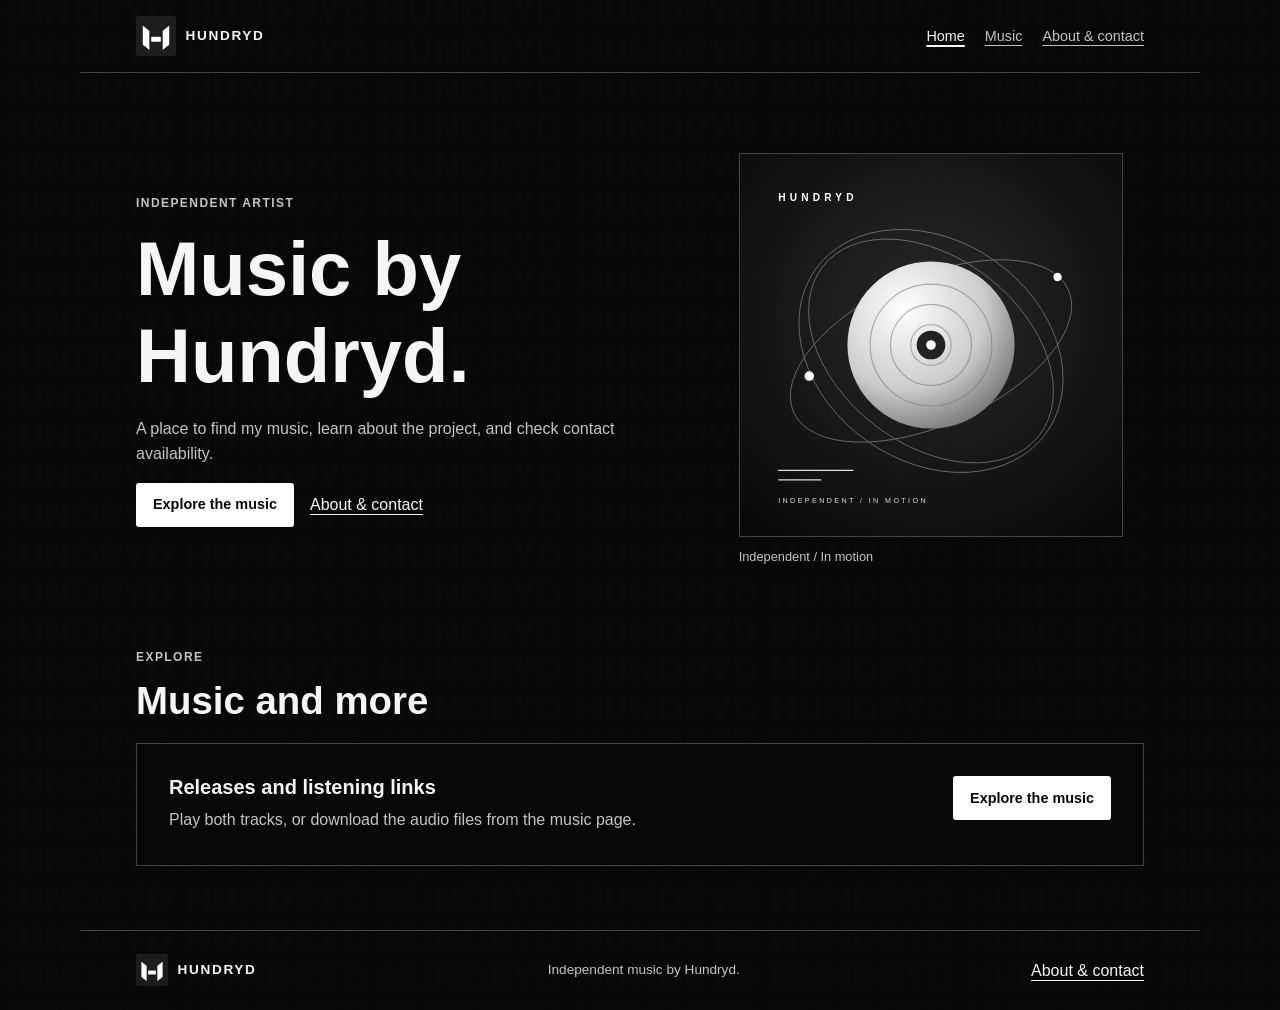
<file: index.html>
<!DOCTYPE html>
<html lang="en">

<head>
    <meta charset="utf-8">
    <meta name="viewport" content="width=device-width, initial-scale=1">
    <meta name="theme-color" content="#080808">
    <meta name="description" content="The official home for Hundryd's independent music.">
    <title>Hundryd | Independent Music</title>
    <link rel="icon" href="assets/Hundryd%20Logo%20Rounded%20Edge.png" type="image/png">
    <link rel="stylesheet" href="styles.css">
</head>

<body>
    <a class="skip-link" href="#main">Skip to main content</a>
    <header class="site-header">
        <a class="brand" href="index.html" aria-label="Hundryd home">
            <img src="assets/Hundryd%20Logo%20Rounded%20Edge.png" width="42" height="42" alt="">
            <span>HUNDRYD</span>
        </a>
        <nav aria-label="Main navigation">
            <ul class="nav-list">
                <li><a href="index.html" aria-current="page">Home</a></li>
                <li><a href="music.html">Music</a></li>
                <li><a href="contact.html">About &amp; contact</a></li>
            </ul>
        </nav>
    </header>

    <main id="main">
        <section class="hero content-grid" aria-labelledby="hero-title">
            <div class="hero-copy">
                <p class="eyebrow">Independent artist</p>
                <h1 id="hero-title">Music by Hundryd.</h1>
                <p class="hero-intro">A place to find my music, learn about the project, and check contact availability.
                </p>
                <div class="button-row">
                    <a class="button button-primary" href="music.html">Explore the music</a>
                    <a class="text-link" href="contact.html">About &amp; contact</a>
                </div>
            </div>
            <figure class="cover-figure">
                <img src="assets/hundryd-cover.svg" width="640" height="640"
                    alt="A monochrome planet surrounded by orbital paths." fetchpriority="high">
                <figcaption>Independent / In motion</figcaption>
            </figure>
        </section>

        <section class="latest-section" aria-labelledby="latest-title">
            <div class="section-heading">
                <div>
                    <p class="eyebrow">Explore</p>
                    <h2 id="latest-title">Music and more</h2>
                </div>
            </div>
            <div class="feature-card">
                <div>
                    <h3>Releases and listening links</h3>
                    <p>Play both tracks, or download the audio files from the music page.</p>
                </div>
                <a class="button button-primary" href="music.html">Explore the music</a>
            </div>
        </section>
    </main>

    <footer class="site-footer">
        <a class="brand brand-footer" href="index.html">
            <img src="assets/Hundryd%20Logo%20Rounded%20Edge.png" width="32" height="32" alt="">
            <span>HUNDRYD</span>
        </a>
        <p>Independent music by Hundryd.</p>
        <a class="text-link" href="contact.html">About &amp; contact</a>
    </footer>
</body>

</html>
</file>
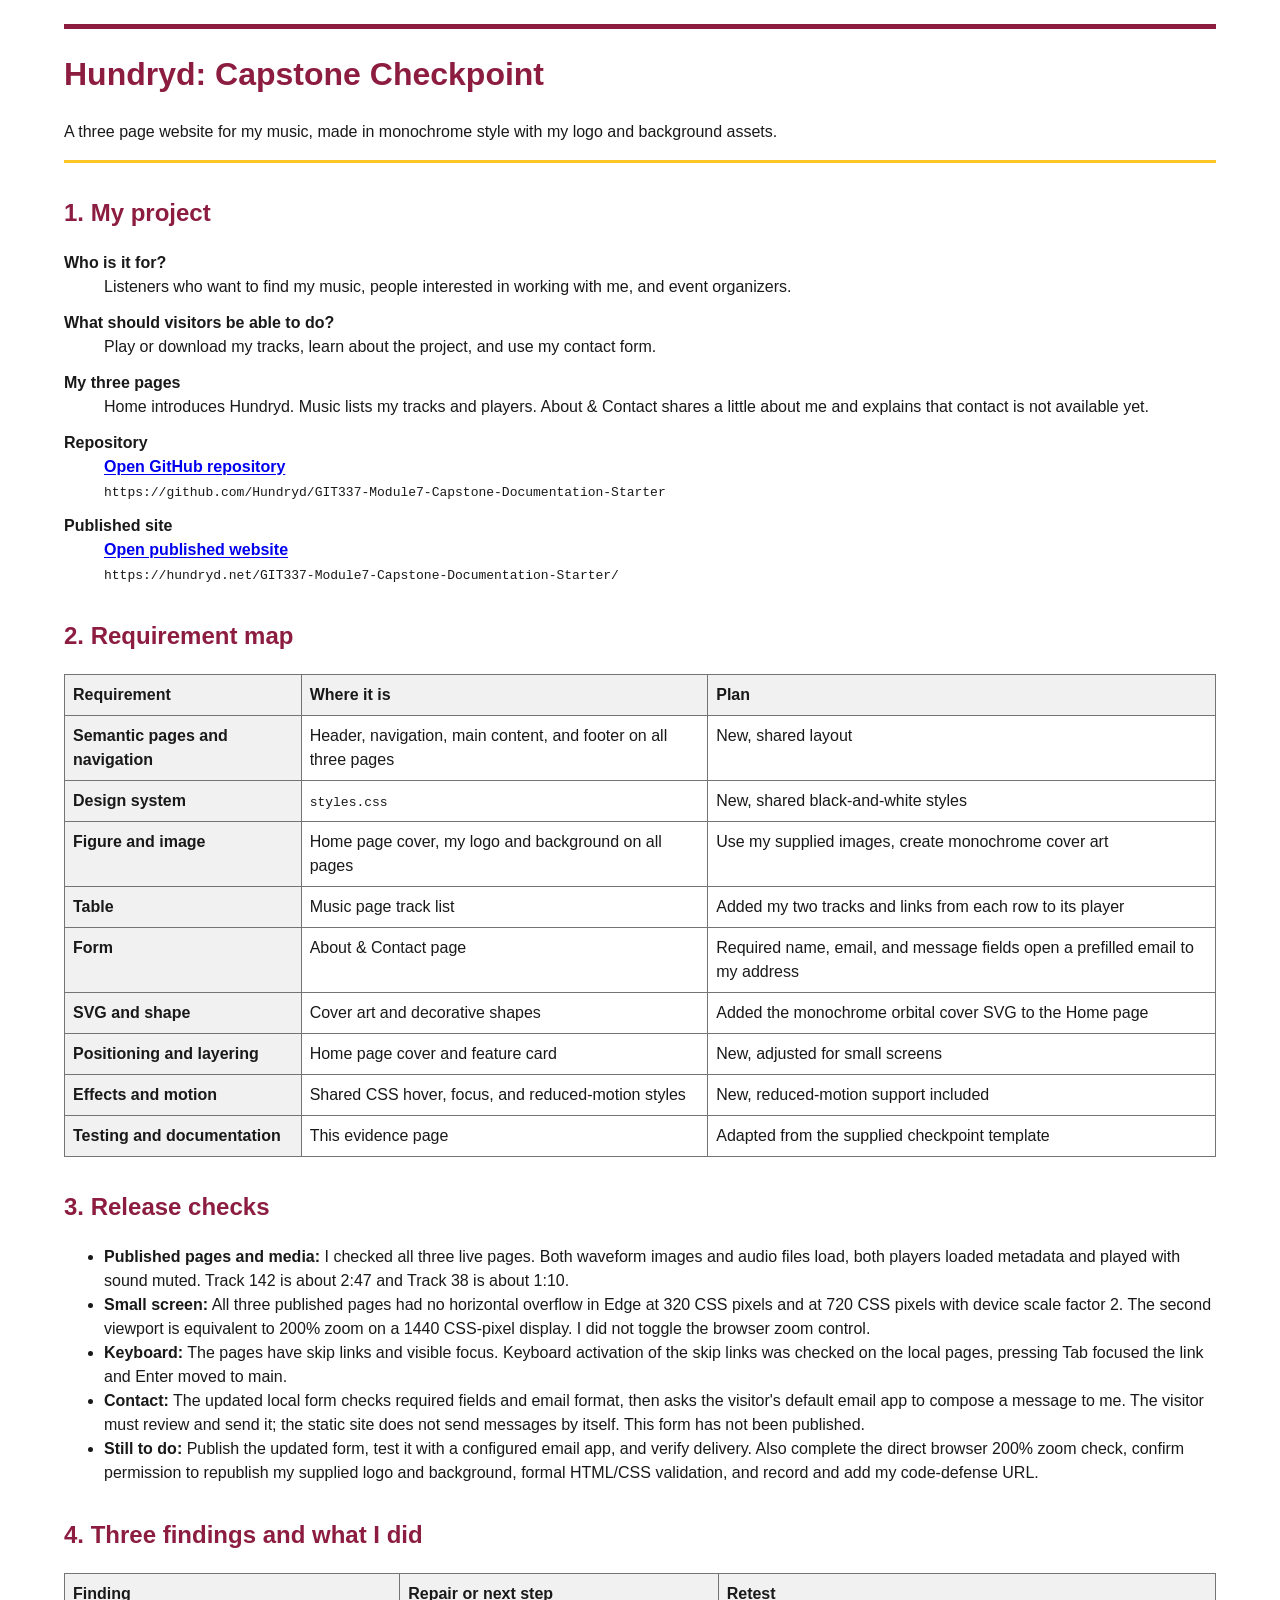
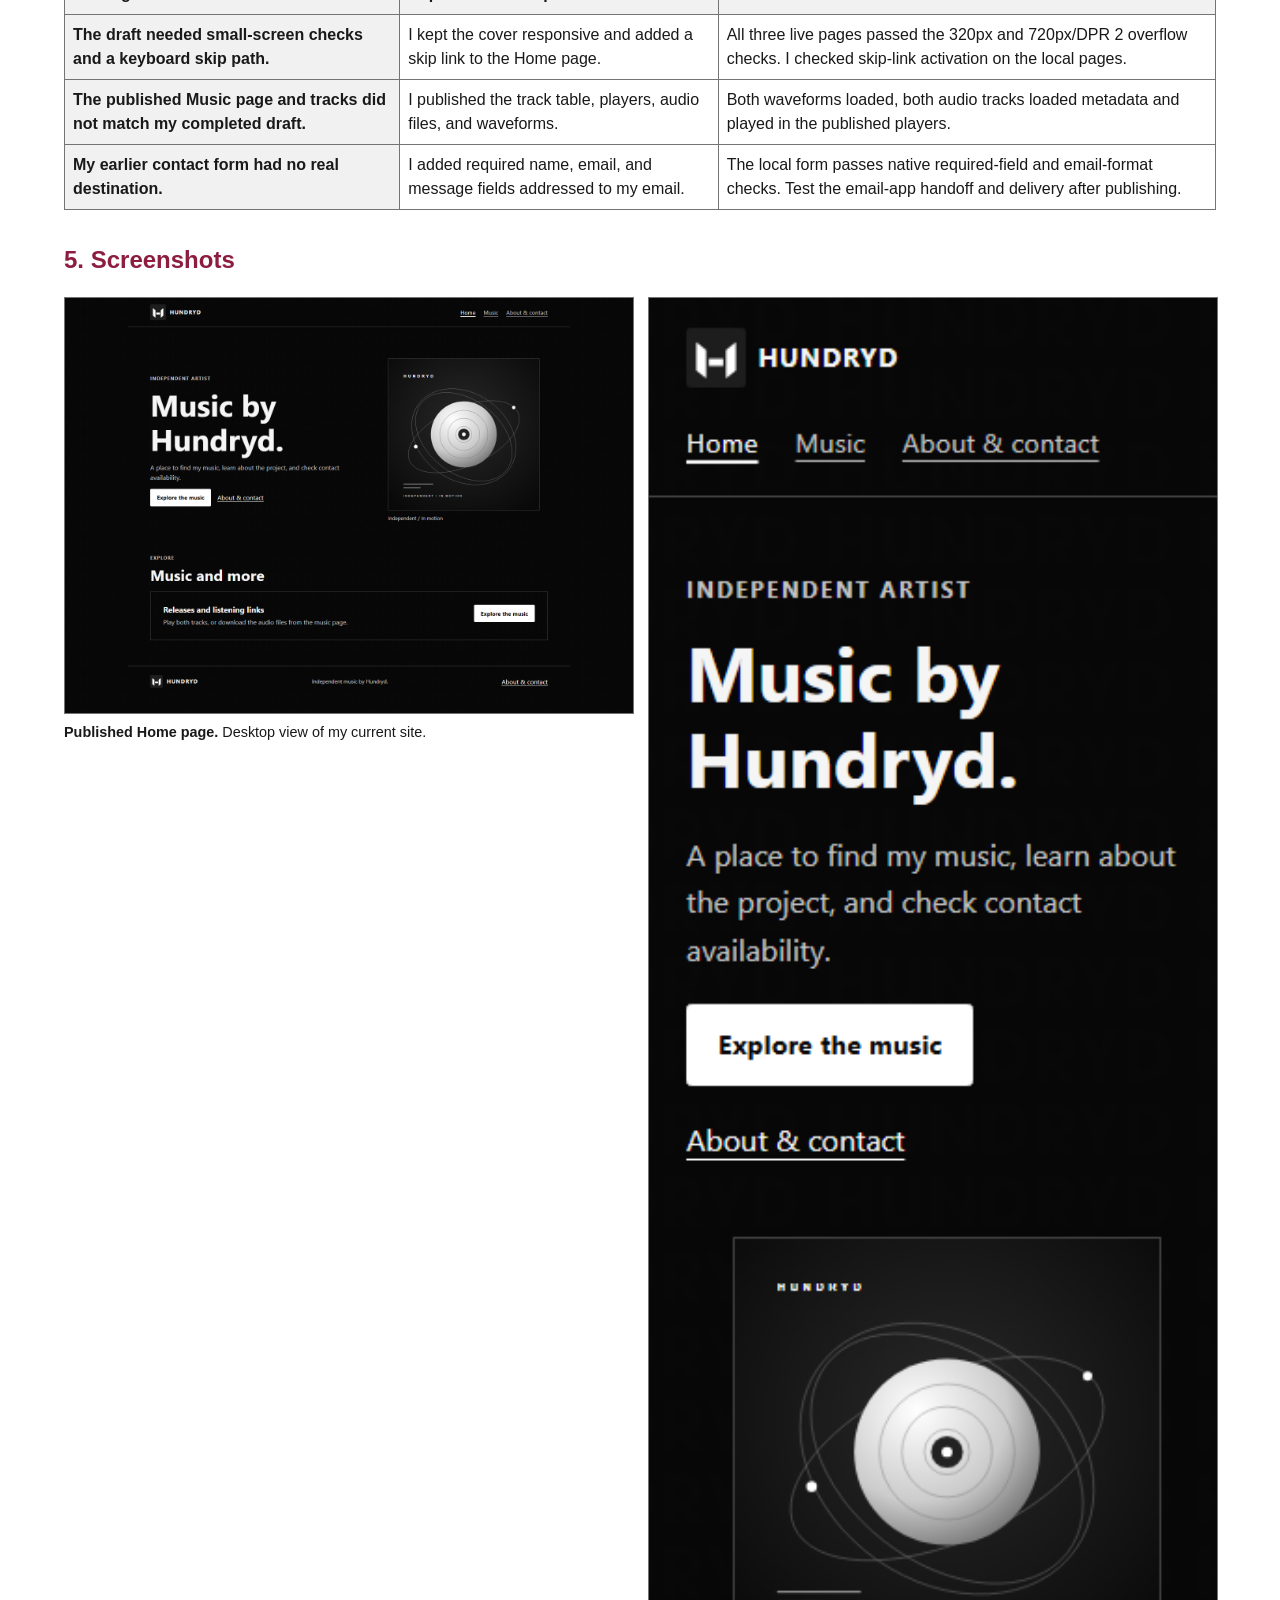
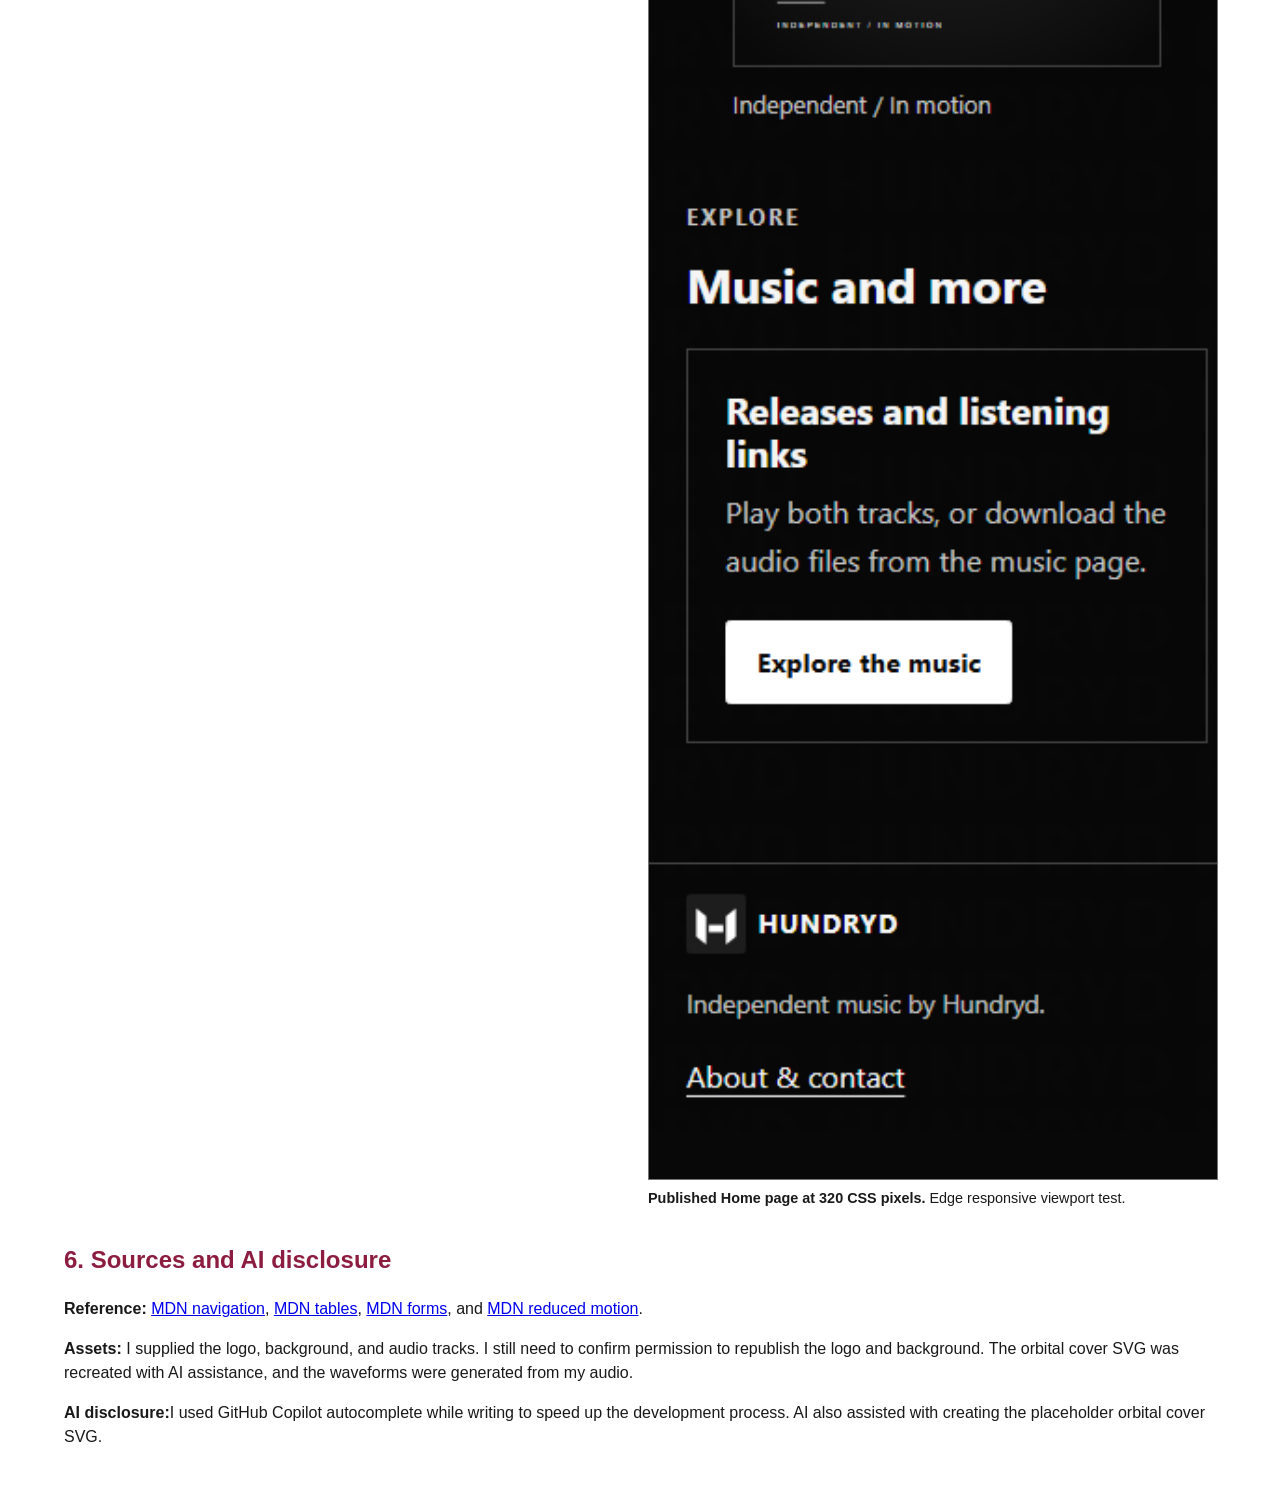
<file: capstone-evidence.html>
<!DOCTYPE html>
<html lang="en">

<head>
    <meta charset="utf-8">
    <meta name="viewport" content="width=device-width, initial-scale=1">
    <title>Hundryd | Capstone Checkpoint</title>
    <link rel="stylesheet" href="evidence.css">
</head>

<body>
    <header>
        <h1>Hundryd: Capstone Checkpoint</h1>
        <p>A three page website for my music, made in monochrome style with my logo and background assets.</p>
    </header>
    <main>
        <section>
            <h2>1. My project</h2>
            <dl>
                <dt>Who is it for?</dt>
                <dd>Listeners who want to find my music, people interested in working with me, and event organizers.
                </dd>
                <dt>What should visitors be able to do?</dt>
                <dd>Play or download my tracks, learn about the project, and use my contact form.</dd>
                <dt>My three pages</dt>
                <dd>Home introduces Hundryd. Music lists my tracks and players. About &amp; Contact shares a little
                    about me and explains that contact is not available yet.</dd>
                <dt>Repository</dt>
                <dd>
                    <a class="url-link" href="https://github.com/Hundryd/GIT337-Module7-Capstone-Documentation-Starter">
                        Open GitHub repository
                    </a>
                    <code
                        class="print-url">https://github.com/Hundryd/GIT337-Module7-Capstone-Documentation-Starter</code>
                </dd>
                <dt>Published site</dt>
                <dd>
                    <a class="url-link" href="https://hundryd.net/GIT337-Module7-Capstone-Documentation-Starter/">
                        Open published website
                    </a>
                    <code class="print-url">https://hundryd.net/GIT337-Module7-Capstone-Documentation-Starter/</code>
                </dd>
            </dl>
        </section>

        <section>
            <h2>2. Requirement map</h2>
            <div class="table-wrap">
                <table>
                    <thead>
                        <tr>
                            <th scope="col">Requirement</th>
                            <th scope="col">Where it is</th>
                            <th scope="col">Plan</th>
                        </tr>
                    </thead>
                    <tbody>
                        <tr>
                            <th scope="row">Semantic pages and navigation</th>
                            <td>Header, navigation, main content, and footer on all three pages</td>
                            <td>New, shared layout</td>
                        </tr>
                        <tr>
                            <th scope="row">Design system</th>
                            <td><code>styles.css</code></td>
                            <td>New, shared black-and-white styles</td>
                        </tr>
                        <tr>
                            <th scope="row">Figure and image</th>
                            <td>Home page cover, my logo and background on all pages</td>
                            <td>Use my supplied images, create monochrome cover art</td>
                        </tr>
                        <tr>
                            <th scope="row">Table</th>
                            <td>Music page track list</td>
                            <td>Added my two tracks and links from each row to its player</td>
                        </tr>
                        <tr>
                            <th scope="row">Form</th>
                            <td>About &amp; Contact page</td>
                            <td>Required name, email, and message fields open a prefilled email to my address</td>
                        </tr>
                        <tr>
                            <th scope="row">SVG and shape</th>
                            <td>Cover art and decorative shapes</td>
                            <td>Added the monochrome orbital cover SVG to the Home page</td>
                        </tr>
                        <tr>
                            <th scope="row">Positioning and layering</th>
                            <td>Home page cover and feature card</td>
                            <td>New, adjusted for small screens</td>
                        </tr>
                        <tr>
                            <th scope="row">Effects and motion</th>
                            <td>Shared CSS hover, focus, and reduced-motion styles</td>
                            <td>New, reduced-motion support included</td>
                        </tr>
                        <tr>
                            <th scope="row">Testing and documentation</th>
                            <td>This evidence page</td>
                            <td>Adapted from the supplied checkpoint template</td>
                        </tr>
                    </tbody>
                </table>
            </div>
        </section>

        <section>
            <h2>3. Release checks</h2>
            <ul>
                <li><strong>Published pages and media:</strong> I checked all three live pages. Both waveform images
                    and audio files load, both players loaded metadata and played with sound muted. Track 142 is
                    about 2:47 and Track 38 is about 1:10.</li>
                <li><strong>Small screen:</strong> All three published pages had no horizontal overflow in Edge at
                    320 CSS pixels and at 720 CSS pixels with device scale factor 2. The second viewport is
                    equivalent to 200% zoom on a 1440 CSS-pixel display. I did not toggle the browser zoom control.</li>
                <li><strong>Keyboard:</strong> The pages have skip links and visible focus. Keyboard activation of
                    the skip links was checked on the local pages, pressing Tab focused the link and Enter moved to
                    main.</li>
                <li><strong>Contact:</strong> The updated local form checks required fields and email format, then
                    asks the visitor's default email app to compose a message to me. The visitor must review and
                    send it; the static site does not send messages by itself. This form has not been published.</li>
                <li><strong>Still to do:</strong> Publish the updated form, test it with a configured email app, and
                    verify delivery. Also complete the direct browser 200% zoom check, confirm permission to republish my
                    supplied logo and background, formal HTML/CSS validation, and record and add my code-defense URL.
                </li>
            </ul>
        </section>

        <section>
            <h2>4. Three findings and what I did</h2>
            <div class="table-wrap">
                <table>
                    <thead>
                        <tr>
                            <th scope="col">Finding</th>
                            <th scope="col">Repair or next step</th>
                            <th scope="col">Retest</th>
                        </tr>
                    </thead>
                    <tbody>
                        <tr>
                            <th scope="row">The draft needed small-screen checks and a keyboard skip path.</th>
                            <td>I kept the cover responsive and added a skip link to the Home page.</td>
                            <td>All three live pages passed the 320px and 720px/DPR 2 overflow checks. I checked
                                skip-link activation on the local pages.</td>
                        </tr>
                        <tr>
                            <th scope="row">The published Music page and tracks did not match my completed draft.</th>
                            <td>I published the track table, players, audio files, and waveforms.</td>
                            <td>Both waveforms loaded, both audio tracks loaded metadata and played in the published
                                players.</td>
                        </tr>
                        <tr>
                            <th scope="row">My earlier contact form had no real destination.</th>
                            <td>I added required name, email, and message fields addressed to my email.</td>
                            <td>The local form passes native required-field and email-format checks. Test the
                                email-app handoff and delivery after publishing.</td>
                        </tr>
                    </tbody>
                </table>
            </div>
        </section>

        <section>
            <h2>5. Screenshots</h2>
            <div class="screenshots">
                <figure>
                    <img src="screenshots/home-screen-with-svg.png"
                        alt="Published desktop view of Hundryd's home page with the orbital cover.">
                    <figcaption><strong>Published Home page.</strong> Desktop view of my current site.</figcaption>
                </figure>
                <figure>
                    <img src="screenshots/320px-fix.png" alt="Published Home page at a 320 CSS-pixel browser viewport.">
                    <figcaption><strong>Published Home page at 320 CSS pixels.</strong> Edge responsive viewport test.
                    </figcaption>
                </figure>
            </div>
        </section>

        <section>
            <h2>6. Sources and AI disclosure</h2>
            <p><strong>Reference:</strong>
                <a href="https://developer.mozilla.org/en-US/docs/Web/HTML/Element/nav">MDN navigation</a>,
                <a href="https://developer.mozilla.org/en-US/docs/Web/HTML/Element/table">MDN tables</a>,
                <a href="https://developer.mozilla.org/en-US/docs/Web/HTML/Element/form">MDN forms</a>, and
                <a href="https://developer.mozilla.org/en-US/docs/Web/CSS/@media/prefers-reduced-motion">MDN reduced
                    motion</a>.
            </p>
            <p><strong>Assets:</strong> I supplied the logo, background, and audio tracks. I still need to confirm
                permission to republish the logo and background. The orbital cover SVG was recreated with AI
                assistance, and the waveforms were generated from my audio.</p>
            <p><strong>AI disclosure:</strong>I used GitHub Copilot autocomplete while writing to speed up the
                development process. AI also assisted with creating the placeholder orbital cover SVG.</p>
        </section>
    </main>
</body>

</html>
</file>
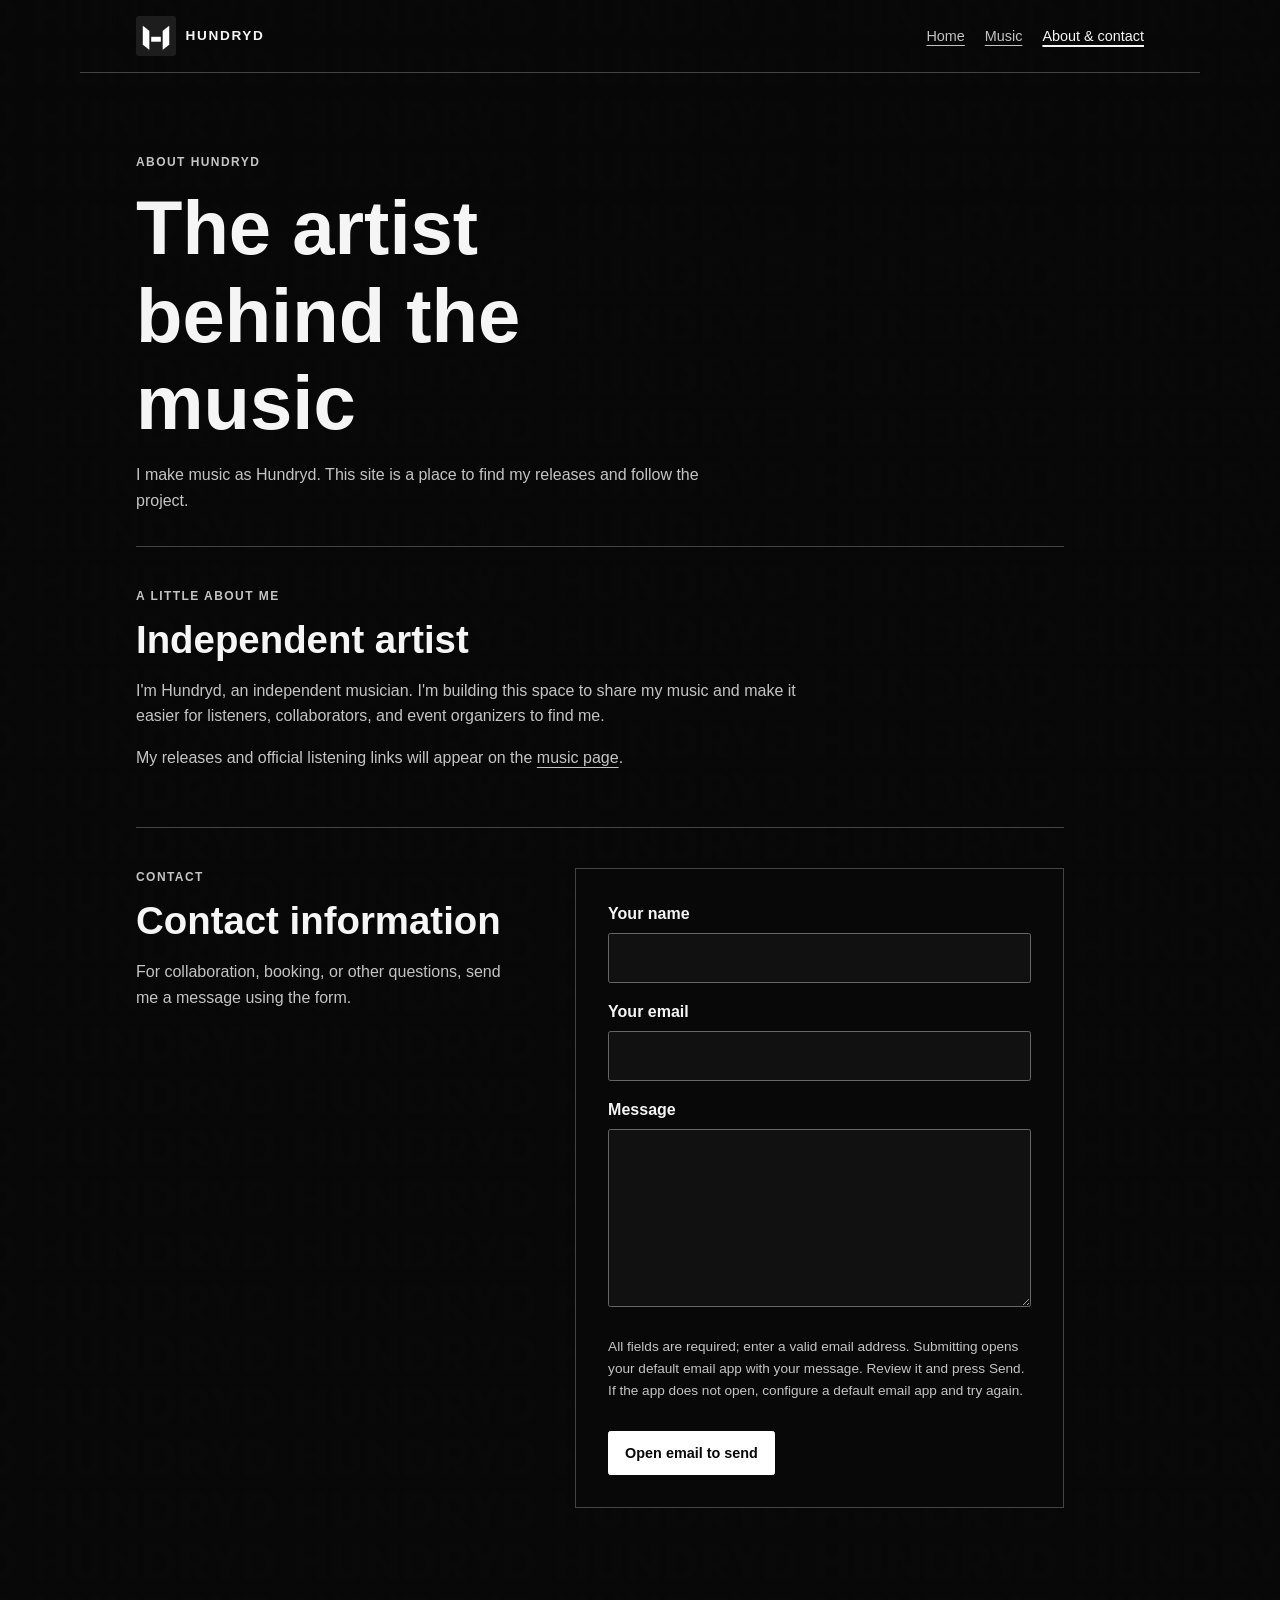
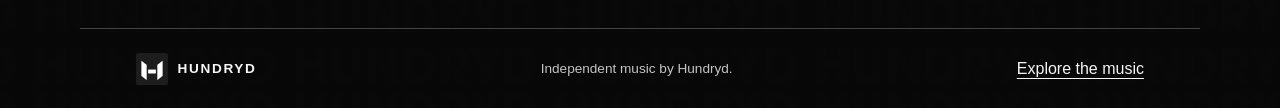
<file: contact.html>
<!DOCTYPE html>
<html lang="en">

<head>
    <meta charset="utf-8">
    <meta name="viewport" content="width=device-width, initial-scale=1">
    <meta name="theme-color" content="#080808">
    <meta name="description" content="About Hundryd and an email contact form.">
    <title>About &amp; Contact | Hundryd</title>
    <link rel="icon" href="assets/Hundryd%20Logo%20Rounded%20Edge.png" type="image/png">
    <link rel="stylesheet" href="styles.css">
</head>

<body>
    <a class="skip-link" href="#main">Skip to main content</a>
    <header class="site-header">
        <a class="brand" href="index.html" aria-label="Hundryd home">
            <img src="assets/Hundryd%20Logo%20Rounded%20Edge.png" width="42" height="42" alt="">
            <span>HUNDRYD</span>
        </a>
        <nav aria-label="Main navigation">
            <ul class="nav-list">
                <li><a href="index.html">Home</a></li>
                <li><a href="music.html">Music</a></li>
                <li><a href="contact.html" aria-current="page">About &amp; contact</a></li>
            </ul>
        </nav>
    </header>

    <main id="main" class="page-main">
        <section class="page-heading" aria-labelledby="page-title">
            <p class="eyebrow">About Hundryd</p>
            <h1 id="page-title">The artist behind the music</h1>
            <p>I make music as Hundryd. This site is a place to find my releases and follow the project.</p>
        </section>

        <section class="about-copy" aria-labelledby="about-title">
            <div>
                <p class="eyebrow">A little about me</p>
                <h2 id="about-title">Independent artist</h2>
                <p>I'm Hundryd, an independent musician. I'm building this space to share my music and make it easier
                    for listeners, collaborators, and event organizers to find me.</p>
                <p>My releases and official listening links will appear on the <a class="text-link"
                        href="music.html">music page</a>.</p>
            </div>
        </section>

        <section class="contact-section" aria-labelledby="contact-title">
            <div class="contact-intro">
                <p class="eyebrow">Contact</p>
                <h2 id="contact-title">Contact information</h2>
                <p>For collaboration, booking, or other questions, send me a message using the form.
                </p>
            </div>
            <div class="contact-form-card">
                <form class="contact-form" action="mailto:hundryd@gmail.com" method="post" enctype="text/plain"
                    aria-describedby="contact-help">
                    <div class="form-field">
                        <label for="contact-name">Your name</label>
                        <input id="contact-name" name="Name" type="text" autocomplete="name" required>
                    </div>
                    <div class="form-field">
                        <label for="contact-email">Your email</label>
                        <input id="contact-email" name="Email" type="email" autocomplete="email" required>
                    </div>
                    <div class="form-field">
                        <label for="contact-message">Message</label>
                        <textarea id="contact-message" name="Message" rows="6" required></textarea>
                    </div>
                    <p class="form-note" id="contact-help">All fields are required; enter a valid email address.
                        Submitting opens your default email app with your message. Review it and press Send. If the
                        app does not open, configure a default email app and try again.</p>
                    <button class="button button-primary" type="submit">Open email to send</button>
                </form>
            </div>
        </section>
    </main>

    <footer class="site-footer">
        <a class="brand brand-footer" href="index.html">
            <img src="assets/Hundryd%20Logo%20Rounded%20Edge.png" width="32" height="32" alt="">
            <span>HUNDRYD</span>
        </a>
        <p>Independent music by Hundryd.</p>
        <a class="text-link" href="music.html">Explore the music</a>
    </footer>
</body>

</html>
</file>
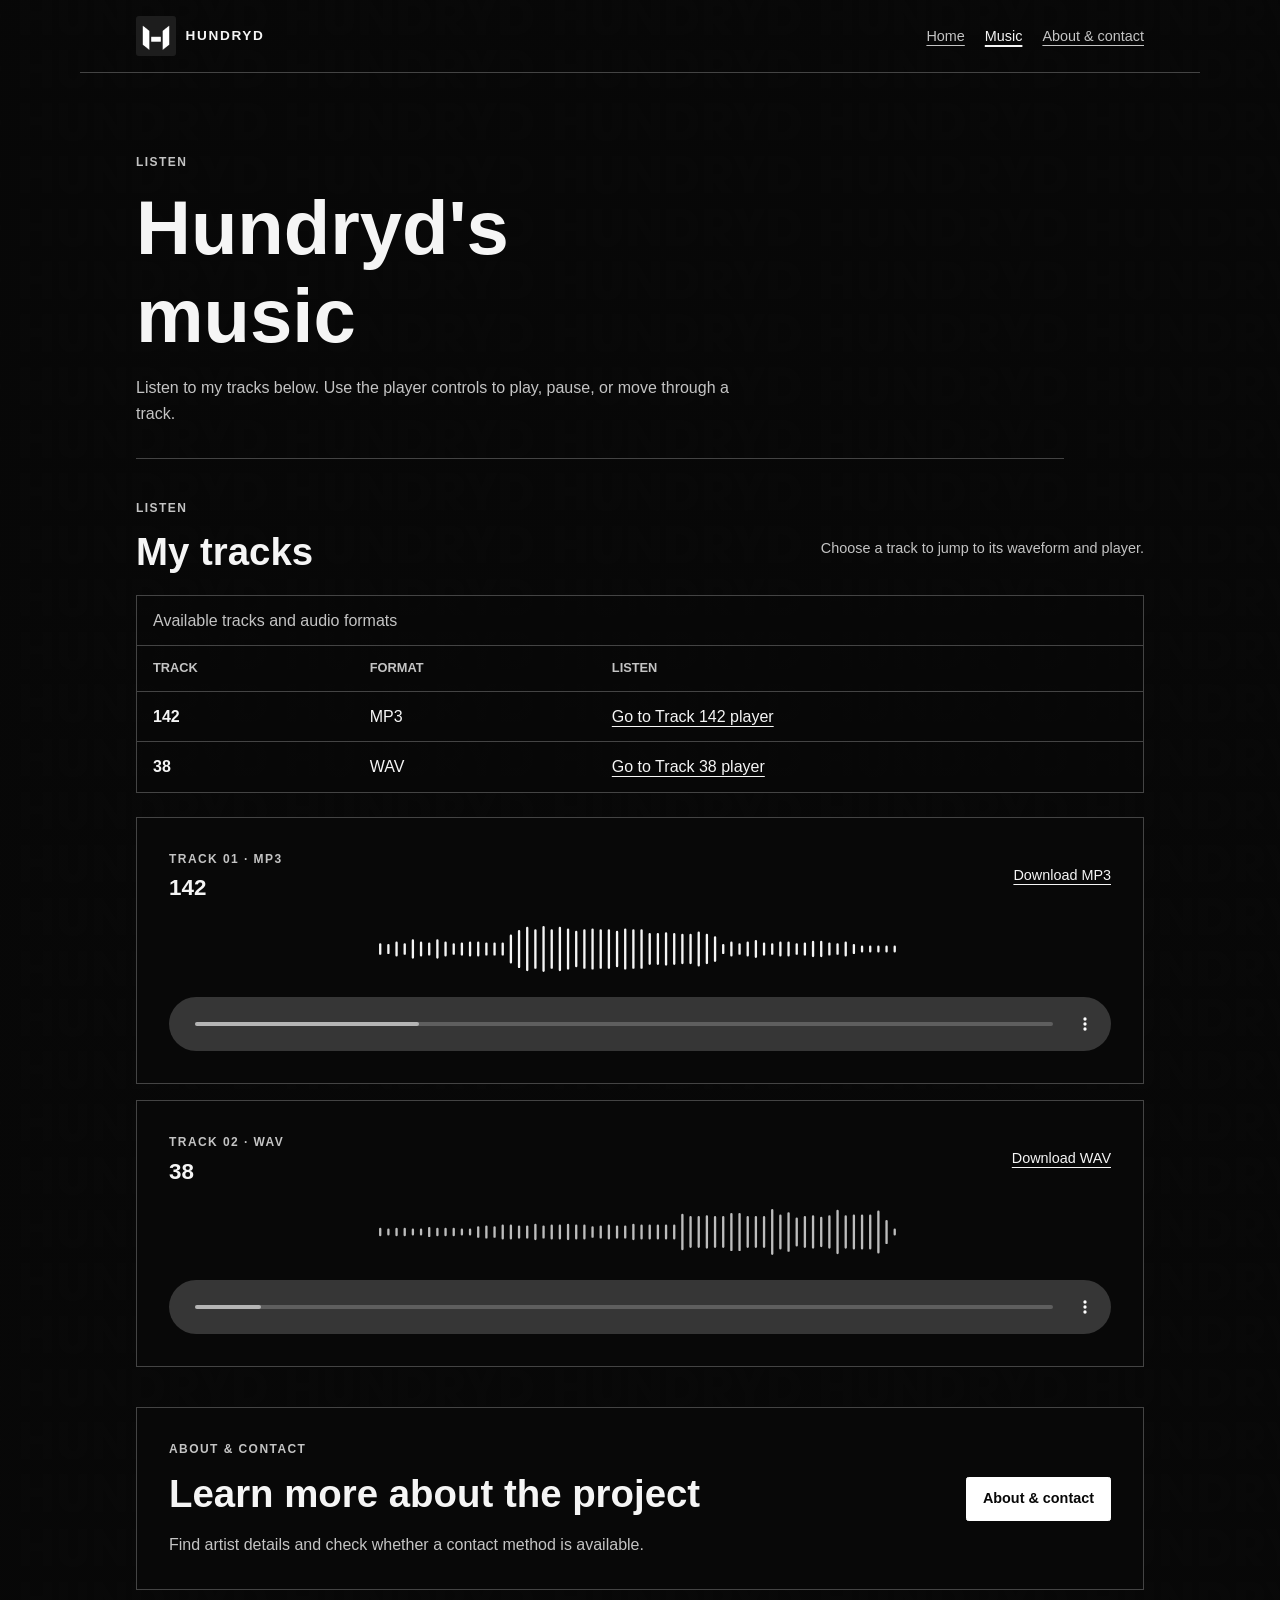
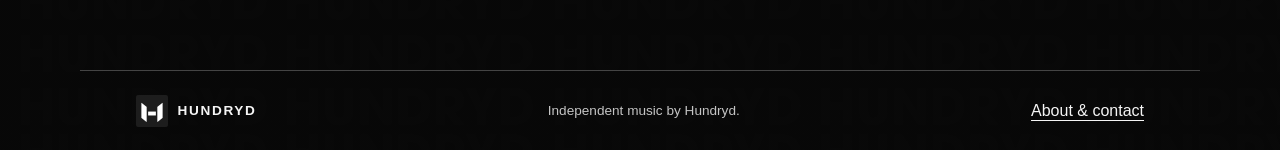
<file: music.html>
<!DOCTYPE html>
<html lang="en">

<head>
    <meta charset="utf-8">
    <meta name="viewport" content="width=device-width, initial-scale=1">
    <meta name="theme-color" content="#080808">
    <meta name="description" content="Release information and listening links for Hundryd's music.">
    <title>Music | Hundryd</title>
    <link rel="icon" href="assets/Hundryd%20Logo%20Rounded%20Edge.png" type="image/png">
    <link rel="stylesheet" href="styles.css">
</head>

<body>
    <a class="skip-link" href="#main">Skip to main content</a>
    <header class="site-header">
        <a class="brand" href="index.html" aria-label="Hundryd home">
            <img src="assets/Hundryd%20Logo%20Rounded%20Edge.png" width="42" height="42" alt="">
            <span>HUNDRYD</span>
        </a>
        <nav aria-label="Main navigation">
            <ul class="nav-list">
                <li><a href="index.html">Home</a></li>
                <li><a href="music.html" aria-current="page">Music</a></li>
                <li><a href="contact.html">About &amp; contact</a></li>
            </ul>
        </nav>
    </header>

    <main id="main" class="page-main">
        <section class="page-heading" aria-labelledby="page-title">
            <p class="eyebrow">Listen</p>
            <h1 id="page-title">Hundryd's music</h1>
            <p>Listen to my tracks below. Use the player controls to play, pause, or move through a track.</p>
        </section>

        <section class="tracks-section" aria-labelledby="tracks-title">
            <div class="section-heading">
                <div>
                    <p class="eyebrow">Listen</p>
                    <h2 id="tracks-title">My tracks</h2>
                </div>
                <p class="section-note">Choose a track to jump to its waveform and player.</p>
            </div>
            <div class="table-scroll" tabindex="0" role="region" aria-label="Track list">
                <table class="release-table">
                    <caption>Available tracks and audio formats</caption>
                    <thead>
                        <tr>
                            <th scope="col">Track</th>
                            <th scope="col">Format</th>
                            <th scope="col">Listen</th>
                        </tr>
                    </thead>
                    <tbody>
                        <tr>
                            <th scope="row">142</th>
                            <td>MP3</td>
                            <td><a class="text-link" href="#track-142">Go to Track 142 player</a></td>
                        </tr>
                        <tr>
                            <th scope="row">38</th>
                            <td>WAV</td>
                            <td><a class="text-link" href="#track-38">Go to Track 38 player</a></td>
                        </tr>
                    </tbody>
                </table>
            </div>
            <ol class="track-list">
                <li>
                    <article class="track-card" id="track-142" aria-labelledby="track-142-title">
                        <div class="track-heading">
                            <div>
                                <p class="eyebrow">Track 01 · MP3</p>
                                <h3 id="track-142-title">142</h3>
                            </div>
                            <a class="text-link track-download" href="music/142.mp3" download>Download MP3</a>
                        </div>
                        <img class="track-waveform" src="assets/track-142-waveform.svg" width="680" height="72" alt=""
                            aria-hidden="true">
                        <audio controls preload="metadata" aria-label="Play Track 142">
                            <source src="music/142.mp3" type="audio/mpeg">
                            Your browser does not support audio playback. <a href="music/142.mp3">Download Track
                                142</a>.
                        </audio>
                    </article>
                </li>
                <li>
                    <article class="track-card" id="track-38" aria-labelledby="track-38-title">
                        <div class="track-heading">
                            <div>
                                <p class="eyebrow">Track 02 · WAV</p>
                                <h3 id="track-38-title">38</h3>
                            </div>
                            <a class="text-link track-download" href="music/38.wav" download>Download WAV</a>
                        </div>
                        <img class="track-waveform" src="assets/track-38-waveform.svg" width="680" height="72" alt=""
                            aria-hidden="true">
                        <audio controls preload="metadata" aria-label="Play Track 38">
                            <source src="music/38.wav" type="audio/wav">
                            Your browser does not support audio playback. <a href="music/38.wav">Download Track 38</a>.
                        </audio>
                    </article>
                </li>
            </ol>
        </section>

        <section class="callout" aria-labelledby="callout-title">
            <div>
                <p class="eyebrow">About &amp; contact</p>
                <h2 id="callout-title">Learn more about the project</h2>
                <p>Find artist details and check whether a contact method is available.</p>
            </div>
            <a class="button button-primary" href="contact.html">About &amp; contact</a>
        </section>
    </main>

    <footer class="site-footer">
        <a class="brand brand-footer" href="index.html">
            <img src="assets/Hundryd%20Logo%20Rounded%20Edge.png" width="32" height="32" alt="">
            <span>HUNDRYD</span>
        </a>
        <p>Independent music by Hundryd.</p>
        <a class="text-link" href="contact.html">About &amp; contact</a>
    </footer>
</body>

</html>
</file>
<file: styles.css>
:root {
    color-scheme: dark;
    font: 1rem/1.6 "Segoe UI", Arial, sans-serif;
    color: #f5f5f5;
    background: #080808;
    --bg: #080808;
    --panel: #111;
    --text: #f5f5f5;
    --muted: #c4c4c4;
    --line: #444;
    --width: 70rem;
    --gutter: clamp(1.25rem, 5vw, 3.5rem);
}

* {
    box-sizing: border-box;
}

body {
    min-height: 100vh;
    margin: 0;
    background:
        linear-gradient(rgb(8 8 8 / 90%), rgb(8 8 8 / 94%)),
        url("assets/Hundryd%20Background%20no%20Picture.jpg") center top / cover no-repeat,
        var(--bg);
}

img {
    display: block;
    max-width: 100%;
    height: auto;
}

a {
    color: inherit;
}

h1,
h2,
h3 {
    line-height: 1.15;
}

a:focus-visible,
button:focus-visible,
input:focus-visible,
select:focus-visible,
textarea:focus-visible,
audio:focus-visible {
    outline: 2px solid #fff;
    outline-offset: 3px;
}

.skip-link {
    position: absolute;
    z-index: 1;
    top: .5rem;
    left: var(--gutter);
    padding: .5rem .75rem;
    transform: translateY(-150%);
    color: var(--bg);
    background: #fff;
}

.skip-link:focus {
    transform: translateY(0);
}

.site-header,
.site-footer,
.content-grid,
.page-main,
.latest-section {
    width: min(100%, var(--width));
    margin-inline: auto;
    padding-inline: var(--gutter);
}

.site-header,
.site-footer {
    display: flex;
    align-items: center;
    justify-content: space-between;
    flex-wrap: wrap;
    gap: 1rem;
    padding-block: 1rem;
}

.site-header {
    border-bottom: 1px solid var(--line);
}

.site-footer {
    min-height: 5rem;
    border-top: 1px solid var(--line);
}

.site-footer>p {
    margin: 0;
    color: var(--muted);
    font-size: .85rem;
}

.brand {
    display: inline-flex;
    align-items: center;
    gap: .6rem;
    font-size: .85rem;
    font-weight: 700;
    letter-spacing: .12em;
    text-decoration: none;
}

.brand img {
    width: 2.5rem;
}

.brand-footer img {
    width: 2rem;
}

.nav-list {
    display: flex;
    flex-wrap: wrap;
    gap: .5rem 1.25rem;
    margin: 0;
    padding: 0;
    list-style: none;
}

.nav-list a {
    color: var(--muted);
    font-size: .9rem;
    text-underline-offset: .3em;
}

.nav-list a:hover,
.nav-list a[aria-current="page"] {
    color: var(--text);
}

.nav-list a[aria-current="page"] {
    text-decoration-thickness: 2px;
}

.content-grid,
.page-main {
    padding-block: clamp(2.5rem, 7vw, 5rem);
}

.hero {
    display: grid;
    grid-template-columns: minmax(0, 1fr);
    align-items: center;
    gap: 2.5rem;
}

.eyebrow {
    margin: 0 0 .75rem;
    color: var(--muted);
    font-size: .75rem;
    font-weight: 700;
    letter-spacing: .12em;
    text-transform: uppercase;
}

.hero h1,
.page-heading h1 {
    max-width: 14ch;
    margin: 0 0 1rem;
    font-size: clamp(2.5rem, 7vw, 4.75rem);
}

.hero-intro,
.page-heading>p:last-child,
.feature-card p,
.about-copy p:not(.eyebrow),
.contact-intro p:last-child {
    color: var(--muted);
}

.hero-intro,
.page-heading>p:last-child {
    max-width: 38rem;
}

.button-row {
    display: flex;
    flex-wrap: wrap;
    align-items: center;
    gap: 1rem;
}

.button {
    display: inline-flex;
    min-height: 2.75rem;
    align-items: center;
    justify-content: center;
    padding: .6rem 1rem;
    border: 1px solid #fff;
    border-radius: .15rem;
    font: inherit;
    font-size: .9rem;
    font-weight: 700;
    text-decoration: none;
    cursor: pointer;
}

.button-primary {
    color: var(--bg);
    background: #fff;
}

.button-primary:hover {
    background: #ddd;
}

.text-link {
    text-underline-offset: .25em;
}

.cover-figure {
    width: min(72vw, 20rem);
    margin: 0 auto;
}

.cover-figure img {
    border: 1px solid var(--line);
}

.cover-figure figcaption {
    margin-top: .65rem;
    color: var(--muted);
    font-size: .8rem;
}

.latest-section {
    padding-block: 0 4rem;
}

.section-heading {
    margin-bottom: 1.25rem;
}

.section-heading h2,
.page-heading h2,
.about-copy h2,
.contact-intro h2,
.feature-card h3 {
    margin: 0;
    font-size: clamp(1.6rem, 4vw, 2.4rem);
}

.feature-card {
    display: flex;
    align-items: flex-start;
    justify-content: space-between;
    flex-wrap: wrap;
    gap: 1.25rem;
    padding: clamp(1.25rem, 4vw, 2rem);
    border: 1px solid var(--line);
    background: rgb(8 8 8 / 88%);
}

.feature-card>div {
    max-width: 34rem;
}

.feature-card h3 {
    font-size: 1.25rem;
}

.feature-card p {
    margin: .5rem 0 0;
}

.page-heading {
    max-width: 58rem;
    padding-bottom: 2rem;
    border-bottom: 1px solid var(--line);
}

.page-heading>p:last-child {
    margin-bottom: 0;
}

.section-heading {
    display: flex;
    align-items: end;
    justify-content: space-between;
    flex-wrap: wrap;
    gap: 1rem;
}

.section-note {
    color: var(--muted);
    font-size: .9rem;
}

.tracks-section {
    padding-block: 2.5rem;
}

.tracks-section>.section-heading {
    margin-bottom: 1.25rem;
}

.table-scroll {
    overflow-x: auto;
    margin-bottom: 1.5rem;
    border: 1px solid var(--line);
    background: rgb(8 8 8 / 94%);
}

.release-table {
    width: 100%;
    border-collapse: collapse;
    text-align: left;
}

.release-table caption {
    padding: .75rem 1rem;
    color: var(--muted);
    text-align: left;
}

.release-table th,
.release-table td {
    padding: .75rem 1rem;
    border-top: 1px solid var(--line);
    vertical-align: top;
}

.release-table thead th {
    color: var(--muted);
    font-size: .8rem;
    text-transform: uppercase;
}

.track-list {
    display: grid;
    gap: 1rem;
    margin: 0;
    padding: 0;
    list-style: none;
}

.track-card {
    padding: clamp(1.25rem, 4vw, 2rem);
    border: 1px solid var(--line);
    background: rgb(8 8 8 / 88%);
}

.track-heading {
    display: flex;
    align-items: center;
    justify-content: space-between;
    flex-wrap: wrap;
    gap: .75rem;
}

.track-heading .eyebrow {
    margin-bottom: .4rem;
}

.track-heading h3 {
    margin: 0;
    font-size: 1.4rem;
}

.track-download {
    font-size: .9rem;
}

.track-waveform {
    display: block;
    width: 100%;
    height: 3.5rem;
    margin-block: 1.25rem;
    color: #f5f5f5;
}

.track-card audio {
    display: block;
    width: 100%;
}

.callout {
    display: flex;
    align-items: center;
    justify-content: space-between;
    flex-wrap: wrap;
    gap: 1.5rem;
    padding: clamp(1.25rem, 4vw, 2rem);
    border: 1px solid var(--line);
    background: rgb(8 8 8 / 88%);
}

.callout h2 {
    margin: 0;
    font-size: clamp(1.6rem, 4vw, 2.4rem);
}

.callout p:last-child {
    margin-bottom: 0;
    color: var(--muted);
}

.about-copy,
.contact-section {
    max-width: 58rem;
    padding-block: 2.5rem;
}

.about-copy {
    border-bottom: 1px solid var(--line);
}

.about-copy>div {
    max-width: 44rem;
}

.contact-section {
    display: grid;
    grid-template-columns: 1fr;
    gap: 2rem;
}

.contact-form-card {
    padding: clamp(1.25rem, 4vw, 2rem);
    border: 1px solid var(--line);
    background: rgb(8 8 8 / 88%);
}

.contact-form {
    display: grid;
    gap: 1rem;
}

.form-field {
    display: grid;
    gap: .4rem;
}

.form-field label {
    font-weight: 600;
}

.form-field input,
.form-field select,
.form-field textarea {
    width: 100%;
    min-height: 2.75rem;
    padding: .7rem;
    border: 1px solid #666;
    border-radius: .15rem;
    color: var(--text);
    background: var(--panel);
    font: inherit;
}

.form-field textarea {
    min-height: 8rem;
    resize: vertical;
}

.field-hint,
.form-note {
    color: var(--muted);
    font-size: .85rem;
}

.contact-form .button {
    justify-self: start;
}

@media (min-width: 48rem) {
    .hero {
        grid-template-columns: minmax(0, 1fr) minmax(0, .8fr);
        gap: 3rem;
    }

    .cover-figure {
        width: min(100%, 24rem);
    }

    .contact-section {
        grid-template-columns: .8fr 1fr;
        gap: 3rem;
    }
}

@media (max-width: 22rem) {
    .site-header {
        align-items: flex-start;
    }

    .site-header nav {
        width: 100%;
    }

    .brand {
        gap: .4rem;
        letter-spacing: .08em;
    }

    .brand img {
        width: 2rem;
    }

    .button {
        min-width: 0;
        max-width: 100%;
        text-align: center;
        white-space: normal;
    }
}

@media (prefers-reduced-motion: reduce) {
    * {
        scroll-behavior: auto !important;
    }
}
</file>
<file: evidence.css>
:root {
    color-scheme: light;
    font-family: Arial, Helvetica, sans-serif;
    line-height: 1.5;
    color: #191919;
}

body {
    max-width: 72rem;
    margin: 0 auto;
    padding: 1.5rem;
}

header {
    border-top: .35rem solid #8c1d40;
    border-bottom: .2rem solid #ffc627;
}

h1,
h2 {
    color: #8c1d40;
}

section {
    margin-block: 2rem;
    break-inside: avoid;
}

table {
    width: 100%;
    border-collapse: collapse;
}

th,
td {
    border: 1px solid #747474;
    padding: .5rem;
    text-align: left;
    vertical-align: top;
}

th {
    background: #f1f1f1;
}

dt {
    font-weight: 700;
}

dd {
    margin-block-end: .75rem;
}

a {
    overflow-wrap: anywhere;
}

.url-link {
    display: inline-block;
    font-weight: 700;
    text-decoration: underline;
    text-underline-offset: .15em;
}

.print-url {
    display: block;
    margin-block-start: .25rem;
    overflow-wrap: anywhere;
}

.screenshots {
    grid-template-columns: 1fr 1fr;
}

.screenshots {
    display: grid;
    grid-template-columns: repeat(auto-fit, minmax(min(100%, 24rem), 1fr));
    gap: 1rem;
}

.screenshots figure {
    margin: 0;
}

.screenshots img {
    display: block;
    width: 100%;
    height: auto;
    border: 1px solid #747474;
}

.screenshots figcaption {
    margin-block-start: .5rem;
    font-size: .9rem;
}

@media print {
    body {
        max-width: none;
        padding: 0;
    }

    a {
        color: #0645ad;
    }

    .url-link {
        color: #0645ad;
        text-decoration: underline;
    }
}
</file>
